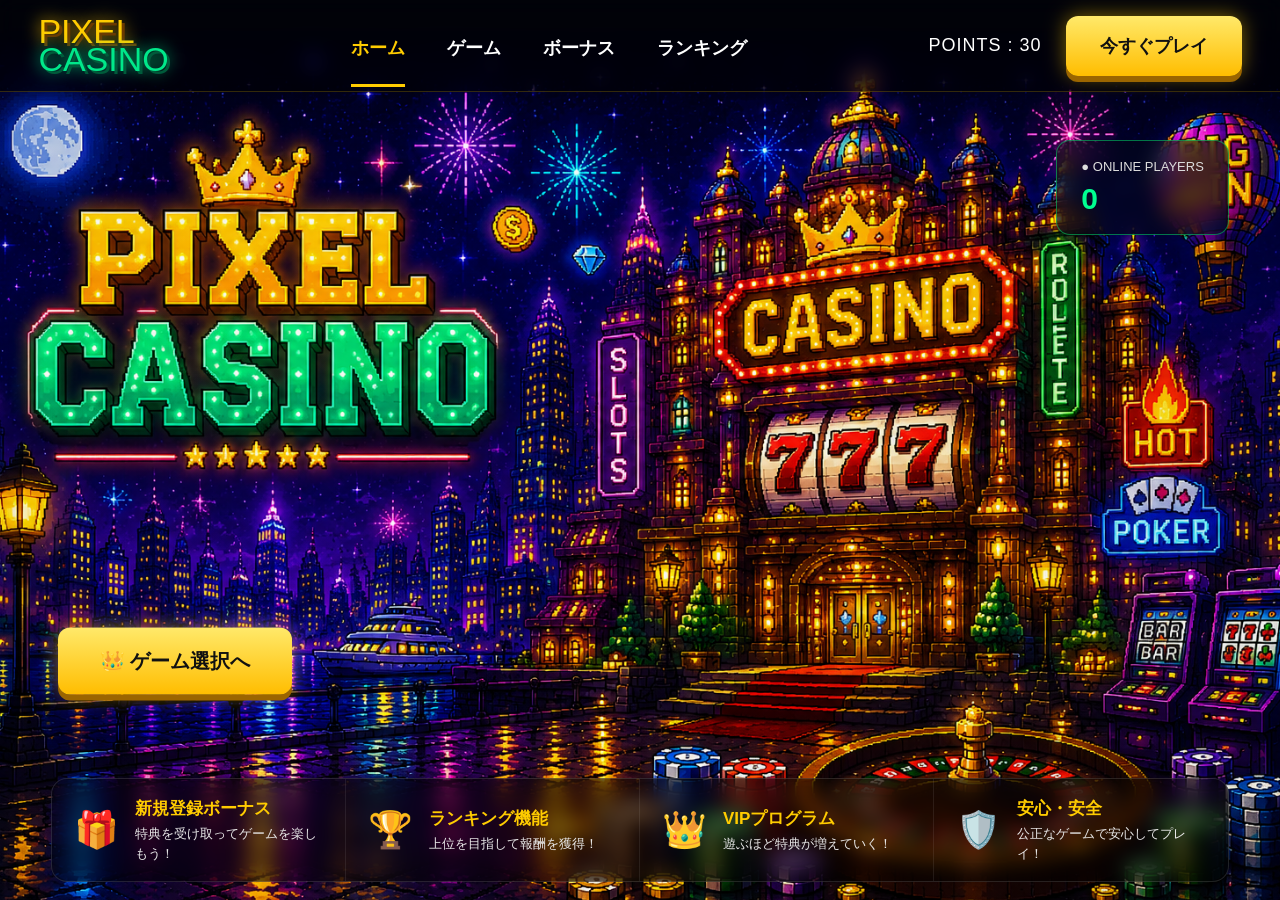
<file: index.html>
<!DOCTYPE html>
<html lang="ja">
<head>
  <meta charset="UTF-8">
  <meta name="viewport" content="width=device-width, initial-scale=1.0">
  <title>PIXEL CASINO</title>
  <link rel="stylesheet" href="style.css">
</head>

<body>

<section class="hero">

  <header class="header">

    <div class="logo">
      PIXEL
      <span>CASINO</span>
    </div>

    <nav class="nav">
      <a class="active" href="index.html">ホーム</a>
      <a href="games.html">ゲーム</a>
      <a href="bonus.html">ボーナス</a>
      <a href="ranking.html">ランキング</a>
    </nav>

    <div class="right">
      <div class="points">
        POINTS :
        <span id="points">30</span>
      </div>

      <button
        class="play-btn"
        onclick="location.href='games.html'">

        今すぐプレイ

      </button>
    </div>

  </header>

  <main class="hero-content">

    <button
      class="main-btn"
      onclick="location.href='games.html'">

      👑 ゲーム選択へ

    </button>

  </main>

  <div class="online-box">

    <p>● ONLINE PLAYERS</p>

    <strong id="onlineCount">0</strong>

  </div>

  <div class="info-bar">

    <div class="info">

      <span>🎁</span>

      <div>
        <h3>新規登録ボーナス</h3>
        <p>特典を受け取ってゲームを楽しもう！</p>
      </div>

    </div>

    <div class="info">

      <span>🏆</span>

      <div>
        <h3>ランキング機能</h3>
        <p>上位を目指して報酬を獲得！</p>
      </div>

    </div>

    <div class="info">

      <span>👑</span>

      <div>
        <h3>VIPプログラム</h3>
        <p>遊ぶほど特典が増えていく！</p>
      </div>

    </div>

    <div class="info">

      <span>🛡️</span>

      <div>
        <h3>安心・安全</h3>
        <p>公正なゲームで安心してプレイ！</p>
      </div>

    </div>

  </div>

</section>

<script src="script.js"></script>

</body>
</html>
</file>
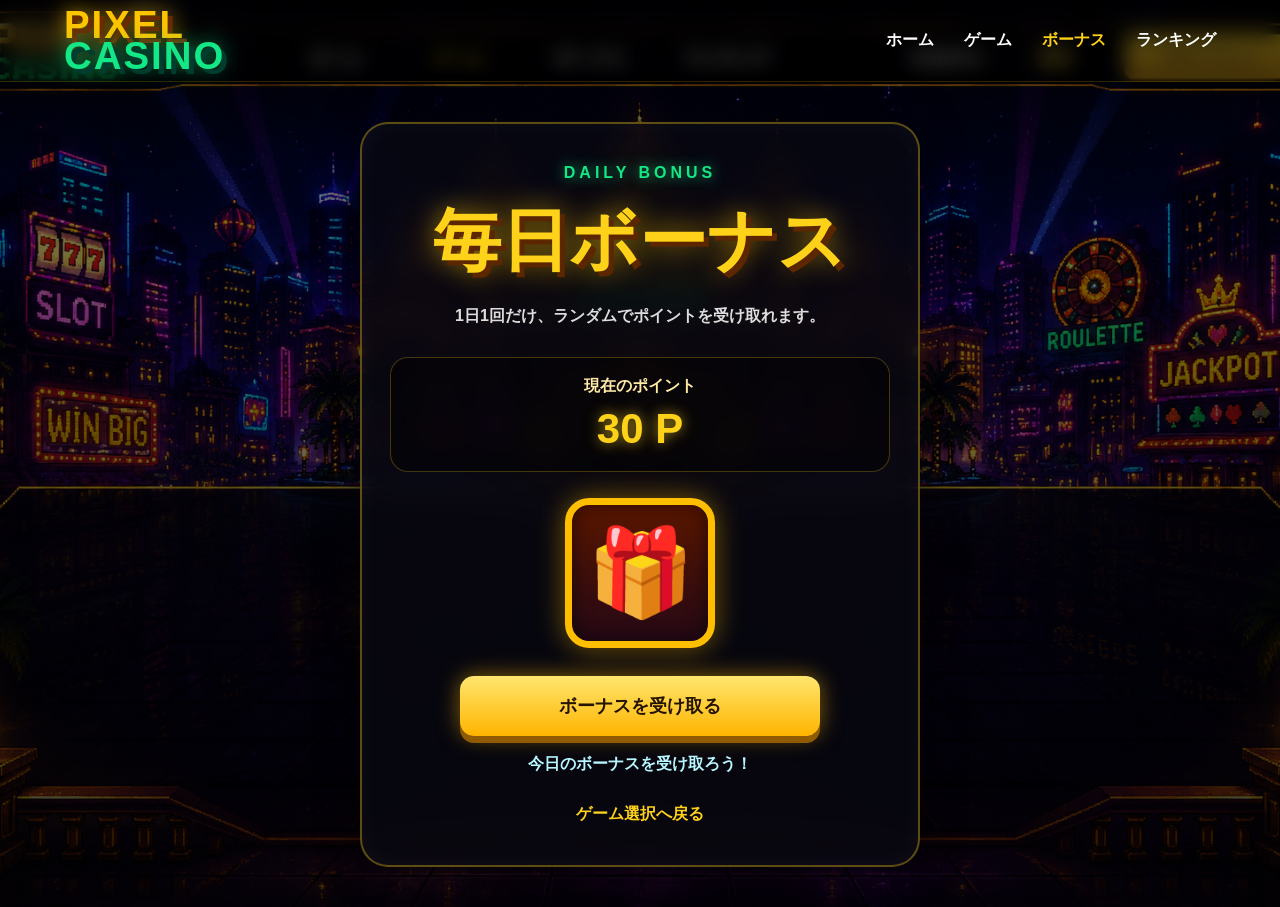
<file: bonus.html>
<!DOCTYPE html>
<html lang="ja">
<head>
  <meta charset="UTF-8">
  <meta name="viewport" content="width=device-width, initial-scale=1.0">
  <title>BONUS | PIXEL CASINO</title>
  <link rel="stylesheet" href="bonus.css">
</head>

<body>

<header>

  <a href="./index.html" class="logo">
    PIXEL
    <span>CASINO</span>
  </a>

  <nav>
    <a href="./index.html">ホーム</a>
    <a href="./games.html">ゲーム</a>
    <a href="./bonus.html" class="active">ボーナス</a>
    <a href="#">ランキング</a>
  </nav>

</header>

<main class="bonus-page">

  <section class="bonus-card">

    <p class="small-title">DAILY BONUS</p>

    <h1>毎日ボーナス</h1>

    <p class="bonus-desc">
      1日1回だけ、ランダムでポイントを受け取れます。
    </p>

    <div class="point-box">
      <p>現在のポイント</p>
      <h2><span id="points">0</span> P</h2>
    </div>

    <div class="treasure-box">
      🎁
    </div>

    <button id="bonusBtn" class="bonus-btn">
      ボーナスを受け取る
    </button>

    <p id="bonusMessage" class="bonus-message">
      今日のボーナスを受け取ろう！
    </p>

    <a href="./games.html" class="back-btn">
      ゲーム選択へ戻る
    </a>

  </section>

</main>

<script src="script.js"></script>
<script src="bonus.js"></script>

</body>
</html>
</file>
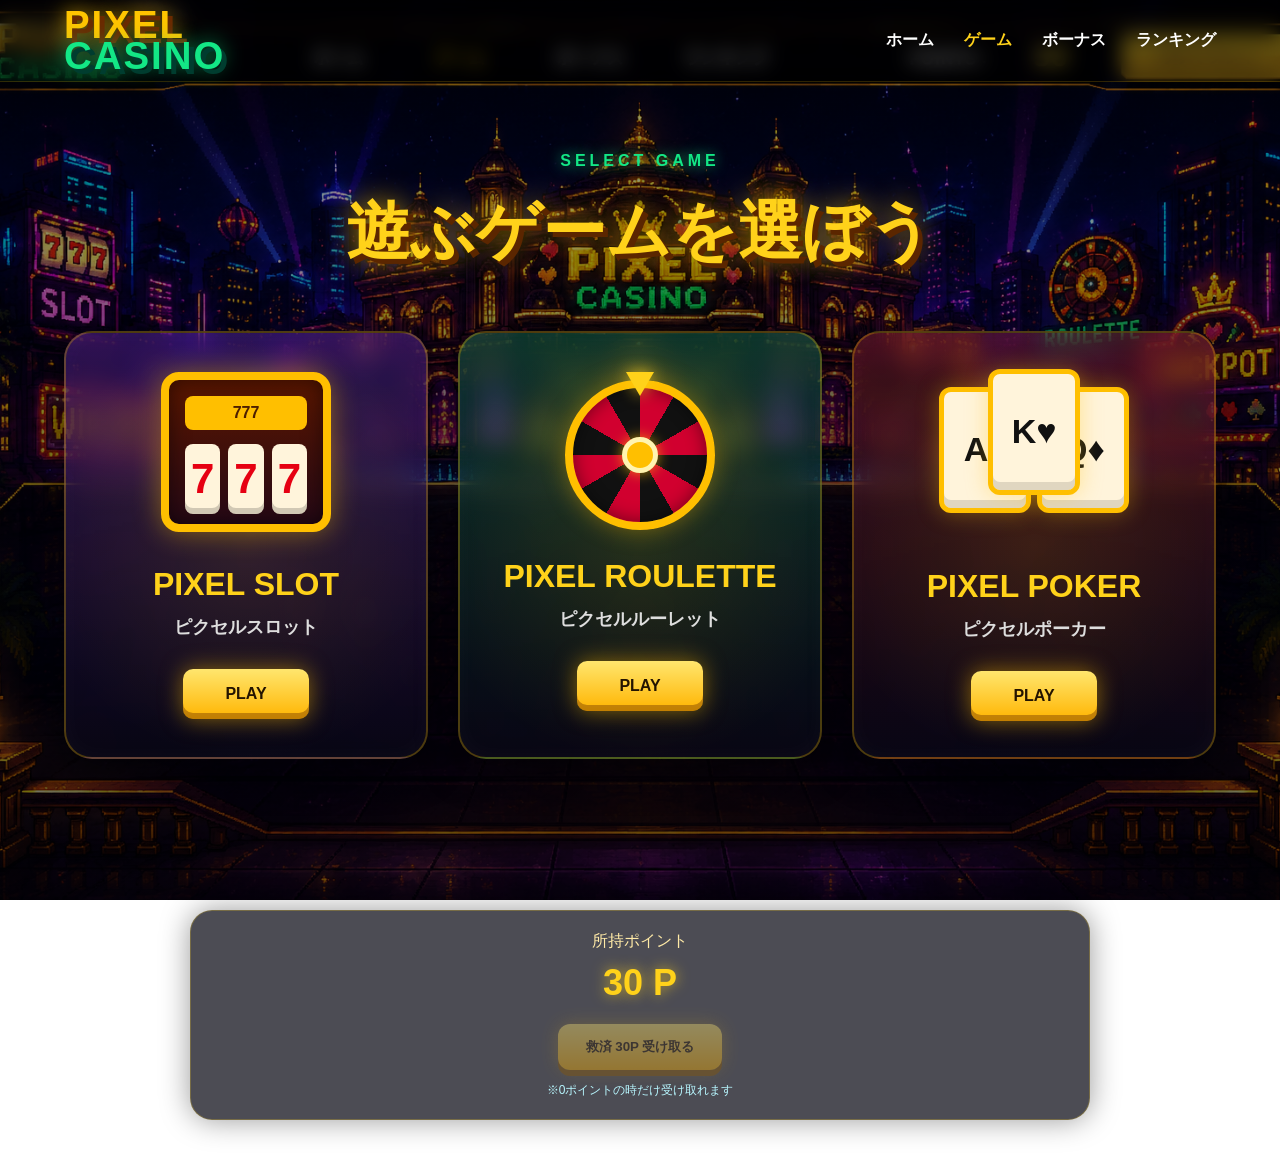
<file: games.html>
<!DOCTYPE html>
<html lang="ja">
<head>
  <meta charset="UTF-8">
  <meta name="viewport" content="width=device-width, initial-scale=1.0">
  <title>GAME SELECT | PIXEL CASINO</title>
  <link rel="stylesheet" href="games.css">
</head>

<body>

<header>

  <a href="./index.html" class="logo">
    PIXEL
    <span>CASINO</span>
  </a>

  <nav>
    <a href="./index.html">ホーム</a>
    <a href="./games.html" class="active">ゲーム</a>
    <a href="./bonus.html">ボーナス</a>
    <a href="./ranking.html">ランキング</a>
  </nav>

</header>

<main>

  <section class="select">

    <p class="small-title">SELECT GAME</p>
    <h1>遊ぶゲームを選ぼう</h1>

    <div class="game-grid">

      <!-- SLOT -->

      <a href="./games/slot.html" class="game-card slot">

        <div class="slot-machine">

          <div class="slot-label">
            777
          </div>

          <div class="slot-reels">
            <div>7</div>
            <div>7</div>
            <div>7</div>
          </div>

        </div>

        <h2>PIXEL SLOT</h2>
        <p>ピクセルスロット</p>

        <span>PLAY</span>

      </a>

      <!-- ROULETTE -->

      <a href="./games/roulette.html" class="game-card roulette">

        <div class="roulette-wheel">

          <div class="wheel-center"></div>

          <div class="pointer"></div>

        </div>

        <h2>PIXEL ROULETTE</h2>
        <p>ピクセルルーレット</p>

        <span>PLAY</span>

      </a>

      <!-- POKER -->

      <a href="./games/poker.html" class="game-card poker">

        <div class="poker-cards">

          <div class="card card-left">
            A♠
          </div>

          <div class="card card-center">
            K♥
          </div>

          <div class="card card-right">
            Q♦
          </div>

        </div>

        <h2>PIXEL POKER</h2>
        <p>ピクセルポーカー</p>

        <span>PLAY</span>

      </a>

    </div>

  </section>

  <section class="casino-wallet">

    <div class="wallet-box">
      <p>所持ポイント</p>

      <h2>
        <span id="pointDisplay">0</span> P
      </h2>
    </div>

    <button id="rescueBtn" class="rescue-btn">
      救済 30P 受け取る
    </button>

    <p id="rescueText" class="rescue-text">
      ※0ポイントの時だけ受け取れます
    </p>

  </section>

</main>

<script src="script.js"></script>
<script src="games.js"></script>

</body>
</html>
</file>
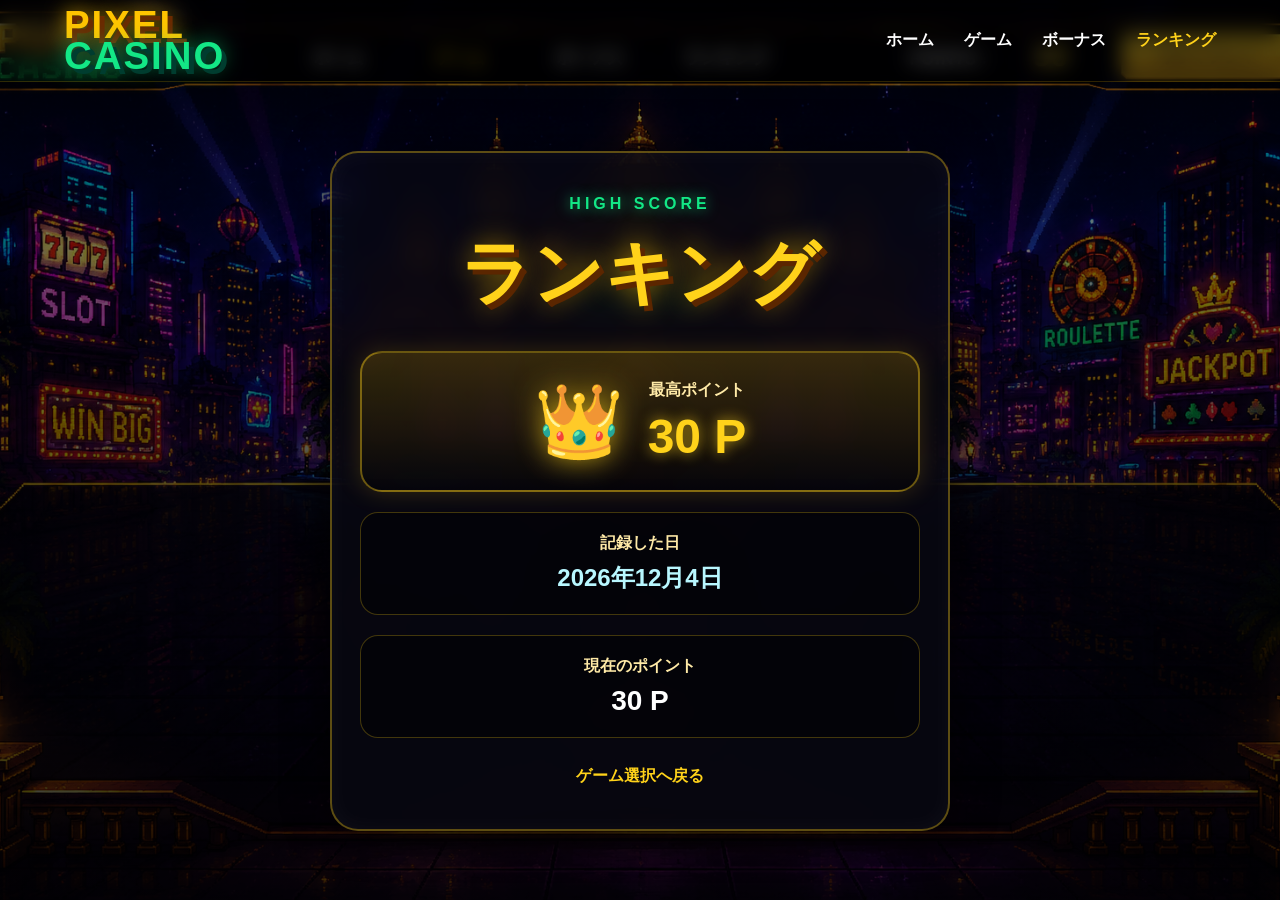
<file: ranking.html>
<!DOCTYPE html>
<html lang="ja">
<head>
  <meta charset="UTF-8">
  <meta name="viewport" content="width=device-width, initial-scale=1.0">
  <title>RANKING | PIXEL CASINO</title>
  <link rel="stylesheet" href="ranking.css">
</head>

<body>

<header>

  <a href="./index.html" class="logo">
    PIXEL
    <span>CASINO</span>
  </a>

  <nav>
    <a href="./index.html">ホーム</a>
    <a href="./games.html">ゲーム</a>
    <a href="./bonus.html">ボーナス</a>
    <a href="./ranking.html" class="active">ランキング</a>
  </nav>

</header>

<main class="ranking-page">

  <section class="ranking-card">

    <p class="small-title">HIGH SCORE</p>

    <h1>ランキング</h1>

    <div class="rank-box first">
      <div class="rank-icon">👑</div>

      <div>
        <p>最高ポイント</p>
        <h2><span id="highScore">0</span> P</h2>
      </div>
    </div>

    <div class="date-box">
      <p>記録した日</p>
      <h3 id="highScoreDate">まだ記録なし</h3>
    </div>

    <div class="now-box">
      <p>現在のポイント</p>
      <h3><span id="points">0</span> P</h3>
    </div>

    <a href="./games.html" class="back-btn">
      ゲーム選択へ戻る
    </a>

  </section>

</main>

<script src="script.js"></script>
<script src="ranking.js"></script>

</body>
</html>
</file>
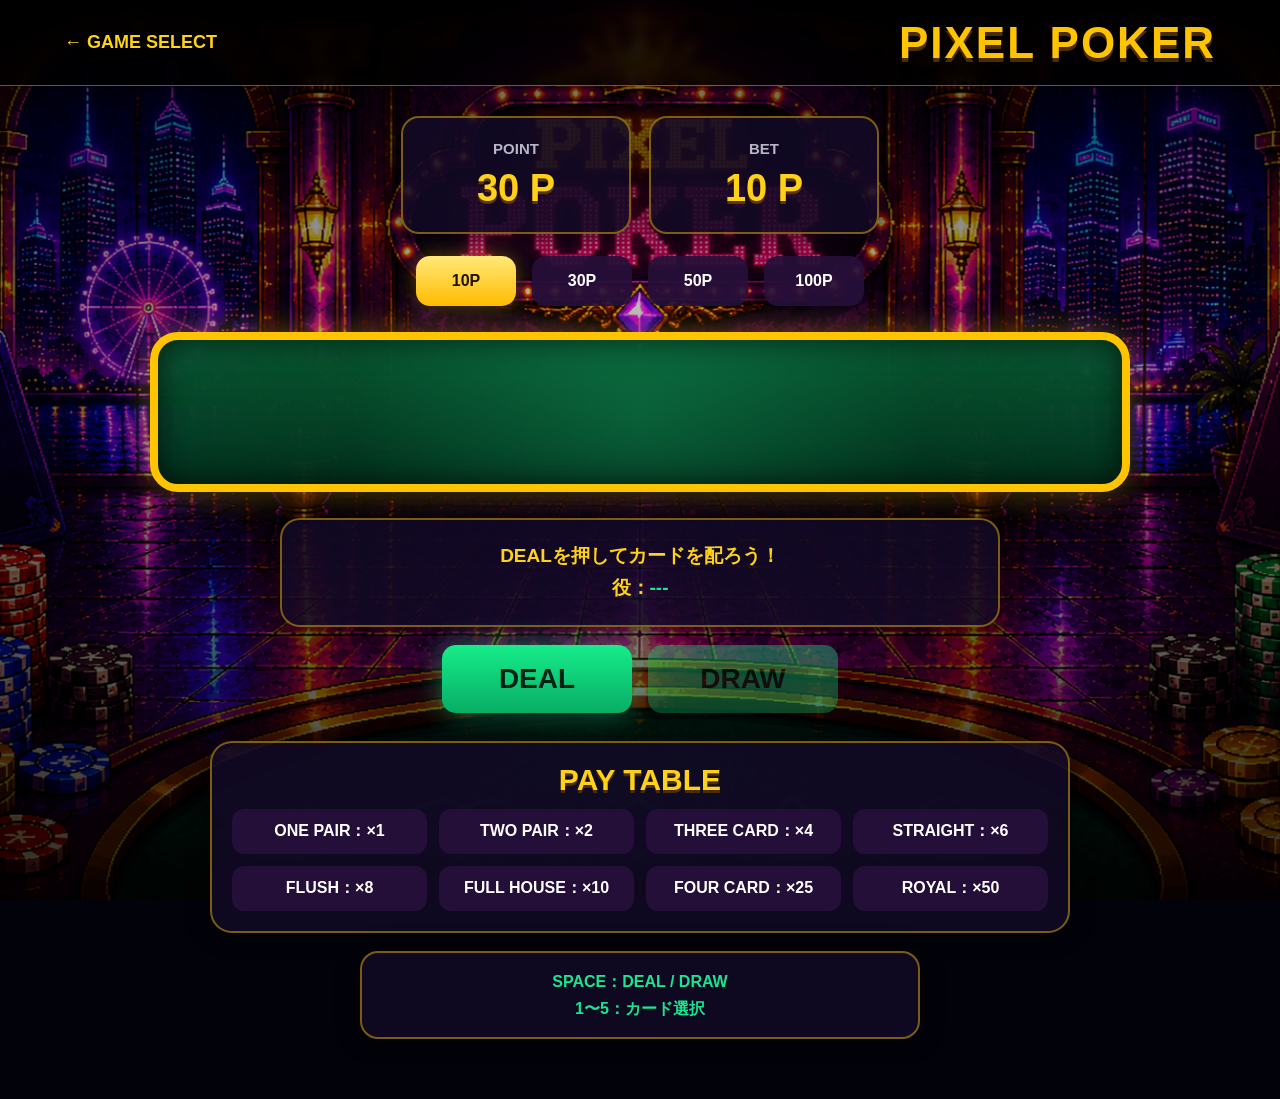
<file: games/poker.html>
<!DOCTYPE html>
<html lang="ja">
<head>
  <meta charset="UTF-8">
  <meta name="viewport" content="width=device-width, initial-scale=1.0">
  <title>PIXEL POKER | PIXEL CASINO</title>
  <link rel="stylesheet" href="poker.css">
</head>
<body>
  <div class="bg"></div>
  <div class="dark-cover"></div>

  <header>
    <a href="../games.html" class="back">← GAME SELECT</a>
    <h1>PIXEL POKER</h1>
  </header>

  <main class="poker-layout">
    <section class="top-panel">
      <div class="status-box">
        <p>POINT</p>
        <strong><span id="points">0</span> P</strong>
      </div>

      <div class="status-box">
        <p>BET</p>
        <strong><span id="betText">10</span> P</strong>
      </div>
    </section>

    <section class="bet-buttons">
      <button class="bet-btn active" data-bet="10">10P</button>
      <button class="bet-btn" data-bet="30">30P</button>
      <button class="bet-btn" data-bet="50">50P</button>
      <button class="bet-btn" data-bet="100">100P</button>
    </section>

    <section class="table">
      <div id="cards" class="cards"></div>
    </section>

    <section class="message-box">
      <p id="message">DEALを押してカードを配ろう！</p>
      <p>役：<span id="handName">---</span></p>
    </section>

    <section class="controls">
      <button id="dealBtn" class="main-btn">DEAL</button>
      <button id="drawBtn" class="main-btn" disabled>DRAW</button>
    </section>

    <section class="pay-table">
      <h2>PAY TABLE</h2>
      <div>ONE PAIR：×1</div>
      <div>TWO PAIR：×2</div>
      <div>THREE CARD：×4</div>
      <div>STRAIGHT：×6</div>
      <div>FLUSH：×8</div>
      <div>FULL HOUSE：×10</div>
      <div>FOUR CARD：×25</div>
      <div>ROYAL：×50</div>
    </section>

    <section class="help">
      <p>SPACE：DEAL / DRAW</p>
      <p>1〜5：カード選択</p>
    </section>
  </main>

  <script src="../script.js"></script>
  <script src="poker.js"></script>
</body>
</html>
</file>
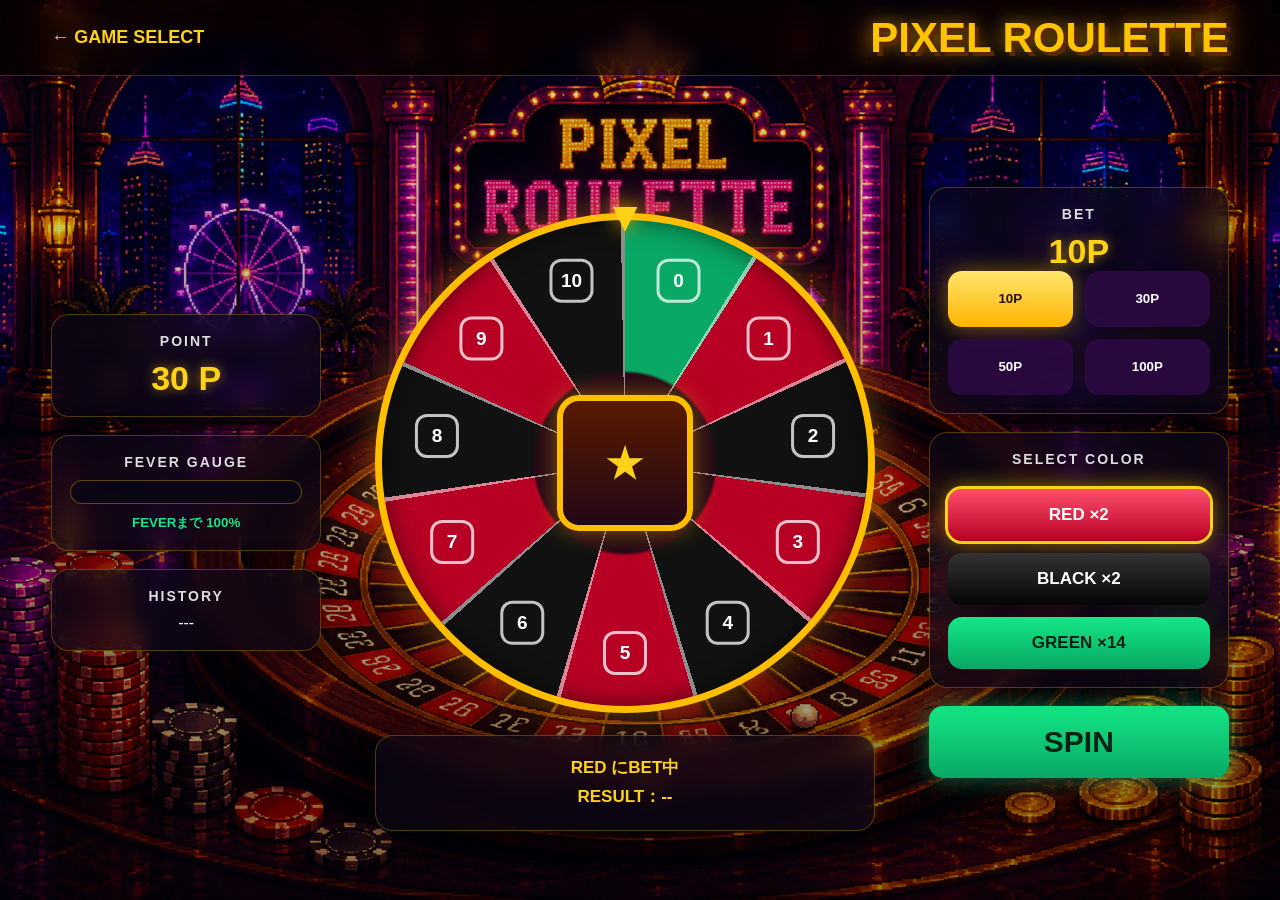
<file: games/roulette.html>
<!DOCTYPE html>
<html lang="ja">
<head>
  <meta charset="UTF-8">
  <meta name="viewport" content="width=device-width, initial-scale=1.0">
  <title>PIXEL ROULETTE</title>
  <link rel="stylesheet" href="roulette.css">
</head>

<body>

<header>
  <a href="../games.html" class="back">← GAME SELECT</a>
  <h1>PIXEL ROULETTE</h1>
</header>

<main class="layout">

  <section class="panel left-panel">
    <div class="box">
      <p class="label">POINT</p>
      <strong><span id="points">0</span> P</strong>
    </div>

    <div class="box fever-box">
      <p class="label">FEVER GAUGE</p>
      <div class="gauge">
        <div id="feverGauge"></div>
      </div>
      <small id="feverText">FEVERまで 100%</small>
    </div>

    <div class="box history-box">
      <p class="label">HISTORY</p>
      <div id="historyList" class="history">
        <span>---</span>
      </div>
    </div>
  </section>

  <section class="main-game">
    <div id="coinBurst" class="coin-burst"></div>

    <div class="roulette-frame">
      <div class="pointer">▼</div>

      <div id="wheel" class="wheel">
        <div id="numberRing" class="number-ring"></div>

        <div class="wheel-center">
          <span>★</span>
        </div>
      </div>
    </div>

    <div class="message-box">
      <p id="message">BETを選んでSPIN！</p>
      <p>RESULT：<span id="resultNumber">--</span></p>
    </div>
  </section>

  <section class="panel right-panel">
    <div class="box">
      <p class="label">BET</p>
      <h2><span id="betText">10</span>P</h2>

      <div class="bet-buttons">
        <button class="bet-btn active" data-bet="10">10P</button>
        <button class="bet-btn" data-bet="30">30P</button>
        <button class="bet-btn" data-bet="50">50P</button>
        <button class="bet-btn" data-bet="100">100P</button>
      </div>
    </div>

    <div class="box">
      <p class="label">SELECT COLOR</p>

      <button id="redBtn" class="choice red">RED ×2</button>
      <button id="blackBtn" class="choice black">BLACK ×2</button>
      <button id="greenBtn" class="choice green">GREEN ×14</button>
    </div>

    <button id="spinBtn" class="spin-btn">SPIN</button>
  </section>

</main>

<script src="../script.js"></script>
<script src="roulette.js"></script>
</body>
</html>
</file>
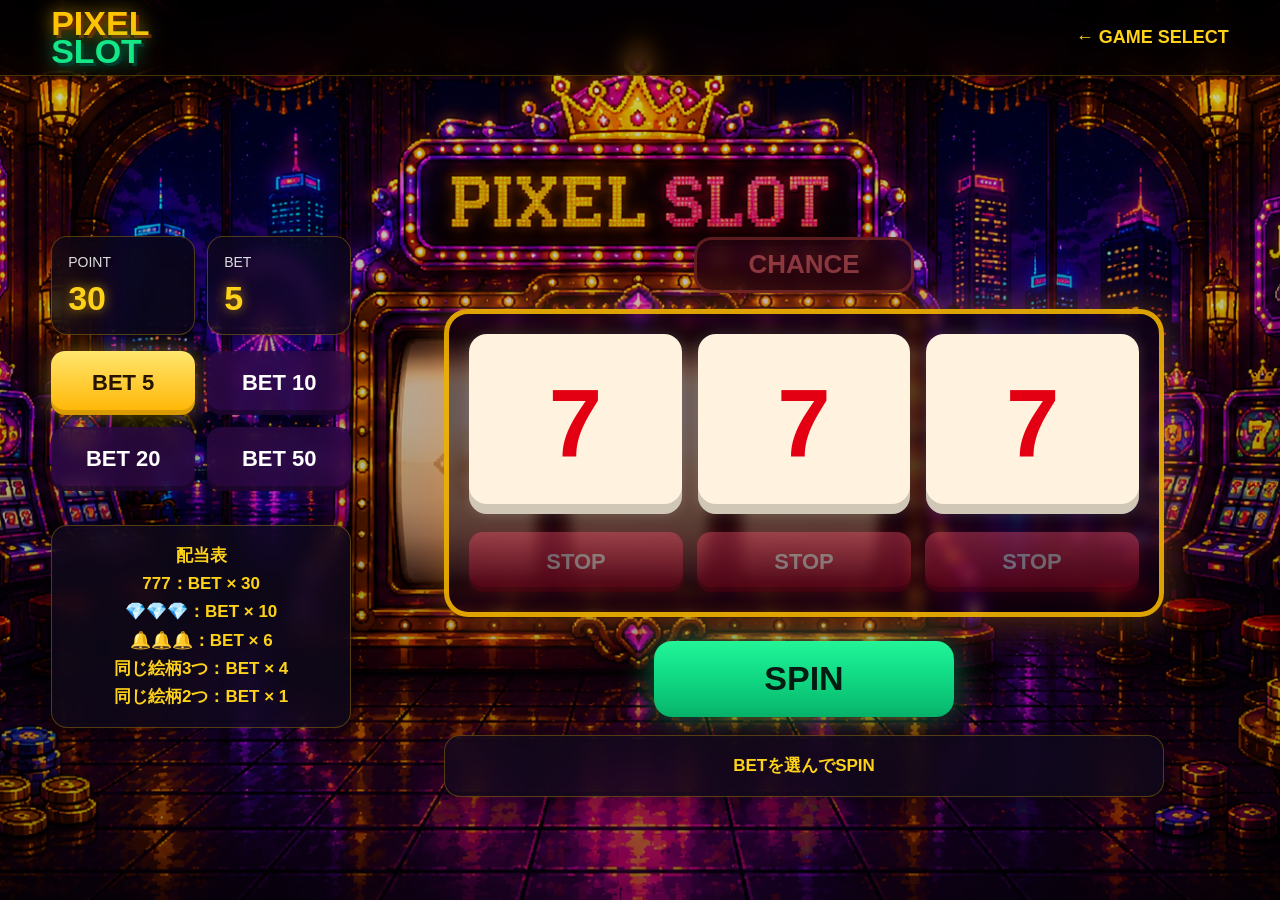
<file: games/slot.html>
<!DOCTYPE html>
<html lang="ja">
<head>
  <meta charset="UTF-8">
  <meta name="viewport" content="width=device-width, initial-scale=1.0">
  <title>PIXEL SLOT</title>
  <link rel="stylesheet" href="slot.css">
</head>

<body>
  <div class="pixel-bg"></div>

  <header>
    <div class="logo">
      PIXEL
      <span>SLOT</span>
    </div>

    <a href="../games.html" class="back-btn">
      ← GAME SELECT
    </a>
  </header>

  <main>
    <section class="slot-wrapper">

      <div class="left-panel">
        <div class="title-box">
          <p class="mini">PIXEL CASINO</p>
          <h1>PIXEL SLOT</h1>
        </div>

        <div class="info-box">
          <div class="info">
            <span>POINT</span>
            <h2 id="points">100</h2>
          </div>

          <div class="info">
            <span>BET</span>
            <h2 id="betText">10</h2>
          </div>
        </div>

        <div class="bet-buttons">
          <button class="bet-btn active" data-bet="5">BET 5</button>
          <button class="bet-btn" data-bet="10">BET 10</button>
          <button class="bet-btn" data-bet="20">BET 20</button>
          <button class="bet-btn" data-bet="50">BET 50</button>
        </div>

        <div class="message-box">
          <b>配当表</b><br>
          777：BET × 30<br>
          💎💎💎：BET × 10<br>
          🔔🔔🔔：BET × 6<br>
          同じ絵柄3つ：BET × 4<br>
          同じ絵柄2つ：BET × 1
        </div>
      </div>

      <div class="machine-area">

        <div class="chance-lamp" id="lamp">
          CHANCE
        </div>

        <div class="slot-machine">
          <div class="reel-window">
            <div class="reel" id="reel0"><span>7</span></div>
            <div class="reel" id="reel1"><span>7</span></div>
            <div class="reel" id="reel2"><span>7</span></div>
          </div>

          <div class="stop-buttons">
            <button class="stop-btn" id="stop0" disabled>STOP</button>
            <button class="stop-btn" id="stop1" disabled>STOP</button>
            <button class="stop-btn" id="stop2" disabled>STOP</button>
          </div>
        </div>

        <button class="spin-btn" id="spinBtn">
          SPIN
        </button>

        <div class="message-box" id="message">
          BETを選んでSPIN
        </div>

      </div>

    </section>
  </main>

  <script src="../script.js"></script>
  <script src="slot.js"></script>
</body>
</html>
</file>
<file: style.css>
*{
  margin:0;
  padding:0;
  box-sizing:border-box;
}

body{
  font-family:"Arial Black","Yu Gothic",sans-serif;
  background:#030513;
  color:white;
  overflow-x:hidden;
}

/* ===== 背景 ===== */

.hero{
  min-height:100vh;
  position:relative;

  background:
    linear-gradient(
      90deg,
      rgba(0,0,0,.03),
      rgba(0,0,0,.01),
      rgba(0,0,0,.04)
    ),
    url("pixel-casino-bg.png");

  background-repeat:no-repeat;
  background-size:cover;

  /* 少し上へ調整 */
  background-position:center 40px;

  overflow:hidden;
}

/* ===== ヘッダー ===== */

.header{
  height:92px;

  padding:0 3%;

  display:flex;
  align-items:center;
  justify-content:space-between;

  background:rgba(0,0,0,.55);

  backdrop-filter:blur(10px);

  border-bottom:1px solid rgba(255,204,0,.2);

  position:relative;
  z-index:20;
}

.logo{
  font-size:34px;
  line-height:.8;

  color:#ffcc00;

  text-shadow:
    3px 3px 0 #6b3a00,
    0 0 16px #ffcc00;
}

.logo span{
  display:block;

  color:#00e88a;

  text-shadow:
    3px 3px 0 #005b3b,
    0 0 16px #00ff99;
}

.nav{
  display:flex;
  gap:42px;

  font-size:18px;
  font-weight:900;
}

.nav a{
  color:white;
  text-decoration:none;

  padding:32px 0 24px;

  transition:.2s;
}

.nav a.active,
.nav a:hover{
  color:#ffcc00;
  border-bottom:3px solid #ffcc00;
}

.right{
  display:flex;
  align-items:center;
  gap:24px;
}

.points{
  font-size:18px;
  letter-spacing:1px;
}

/* ===== ボタン ===== */

.play-btn,
.main-btn{
  border:none;

  background:linear-gradient(#ffe96a,#ffbd00);

  color:#111;

  font-weight:900;

  border-radius:12px;

  cursor:pointer;

  transition:.15s;

  box-shadow:
    0 6px 0 #9b6500,
    0 0 20px rgba(255,204,0,.5);
}

.play-btn{
  padding:18px 34px;
  font-size:18px;
}

.main-btn{
  margin-top:26px;

  padding:20px 42px;

  font-size:20px;
}

.play-btn:hover,
.main-btn:hover{
  transform:translateY(-2px);
}

.play-btn:active,
.main-btn:active{
  transform:translateY(3px);

  box-shadow:
    0 2px 0 #9b6500,
    0 0 12px rgba(255,204,0,.5);
}

/* ===== 左テキスト ===== */

.hero-content{
  position:absolute;

  left:4.5%;
  top:72%;

  transform:translateY(-50%);

  z-index:10;

  max-width:520px;
}

.catch{
  font-size:28px;
  line-height:1.25;

  color:#ffcc00;

  font-weight:900;

  text-shadow:
    0 0 12px rgba(255,204,0,.8);
}

/* 説明文削除 */

.desc{
  display:none;
}

/* ===== ONLINE ===== */

.online-box{
  position:absolute;

  right:4%;
  top:140px;

  z-index:10;

  padding:18px 24px;

  background:rgba(5,8,20,.55);

  border:1px solid rgba(0,255,120,.45);

  border-radius:14px;

  backdrop-filter:blur(10px);
}

.online-box p{
  font-size:13px;
  color:#ddd;
}

.online-box strong{
  display:block;

  margin-top:8px;

  font-size:30px;

  color:#00ff91;
}

/* ===== 下バー ===== */

.info-bar{
  position:absolute;

  left:4%;
  right:4%;
  bottom:18px;

  z-index:12;

  display:grid;
  grid-template-columns:repeat(4,1fr);

  background:rgba(0,0,0,.45);

  backdrop-filter:blur(10px);

  border:1px solid rgba(255,255,255,.12);

  border-radius:16px;

  overflow:hidden;
}

.info{
  padding:18px 22px;

  display:flex;
  align-items:center;
  gap:16px;

  border-right:1px solid rgba(255,255,255,.08);
}

.info:last-child{
  border-right:none;
}

.info span{
  font-size:36px;
}

.info h3{
  color:#ffcc00;

  font-size:17px;

  margin-bottom:4px;
}

.info p{
  font-size:13px;

  line-height:1.5;

  color:#e8e8e8;
}

/* ===== スマホ ===== */

@media(max-width:900px){

  .hero{
    background-position:62% 25px;
  }

  .header{
    height:auto;

    padding:12px;

    flex-wrap:wrap;

    gap:12px;
  }

  .logo{
    font-size:24px;
  }

  .nav{
    width:100%;

    order:3;

    justify-content:center;

    gap:18px;

    font-size:13px;
  }

  .nav a{
    padding:8px 0;
  }

  .right{
    gap:10px;
  }

  .points{
    font-size:13px;
  }

  .play-btn{
    padding:10px 14px;
    font-size:13px;
  }

  .hero-content{
    position:relative;

    left:auto;
    top:auto;

    transform:none;

    padding:480px 18px 0;

    max-width:none;
  }

  .catch{
    font-size:22px;
  }

  .main-btn{
    width:100%;

    padding:16px;

    font-size:16px;
  }

  .online-box{
    display:none;
  }

  .info-bar{
    position:relative;

    left:auto;
    right:auto;

    width:92%;

    margin:26px auto;

    grid-template-columns:1fr;
  }

  .info{
    border-right:none;

    border-bottom:1px solid rgba(255,255,255,.08);
  }

  .info:last-child{
    border-bottom:none;
  }
}
/* ===== 背景の光 ===== */

.hero::before{
  content:"";

  position:absolute;
  inset:0;

  background:
    radial-gradient(circle at 20% 30%, rgba(255,255,255,.16) 0 2px, transparent 3px),
    radial-gradient(circle at 70% 20%, rgba(0,255,180,.18) 0 3px, transparent 4px),
    radial-gradient(circle at 85% 60%, rgba(255,200,0,.18) 0 2px, transparent 4px),
    radial-gradient(circle at 40% 80%, rgba(255,255,255,.12) 0 2px, transparent 4px);

  animation:sparkle 8s linear infinite;

  opacity:.7;

  pointer-events:none;
}

/* ===== ネオン点滅 ===== */

.logo,
.logo span{
  animation:neonGlow 3s ease-in-out infinite alternate;
}

.online-box strong{
  animation:onlineGlow 2s ease-in-out infinite alternate;
}

/* ===== ボタン浮遊 ===== */

.main-btn{
  animation:floatBtn 3s ease-in-out infinite;
}

/* ===== アニメ ===== */

@keyframes sparkle{

  0%{
    transform:translateY(0px);
  }

  100%{
    transform:translateY(-25px);
  }

}

@keyframes neonGlow{

  0%{
    filter:brightness(1);
  }

  100%{
    filter:brightness(1.25);
  }

}

@keyframes onlineGlow{

  0%{
    text-shadow:0 0 8px #00ff91;
  }

  100%{
    text-shadow:
      0 0 10px #00ff91,
      0 0 24px #00ff91;
  }

}

@keyframes floatBtn{

  0%{
    transform:translateY(0px);
  }

  50%{
    transform:translateY(-6px);
  }

  100%{
    transform:translateY(0px);
  }

}
</file>
<file: bonus.css>
*{
  margin:0;
  padding:0;
  box-sizing:border-box;
}

body{
  min-height:100vh;
  font-family:Arial,"Hiragino Kaku Gothic ProN",Meiryo,sans-serif;
  background:
    linear-gradient(rgba(0,0,0,.45),rgba(0,0,0,.75)),
    url("games-bg.png");
  background-size:cover;
  background-position:center;
  color:white;
}

/* ===== HEADER ===== */

header{
  height:82px;
  display:flex;
  align-items:center;
  justify-content:space-between;
  padding:0 5vw;
  background:rgba(0,0,0,.38);
  backdrop-filter:blur(10px);
  border-bottom:1px solid rgba(255,196,0,.18);
}

.logo{
  text-decoration:none;
  font-size:clamp(28px,3vw,46px);
  font-weight:900;
  line-height:.8;
  color:#ffc400;
  letter-spacing:2px;
  text-shadow:
    5px 5px 0 #6a2a00,
    0 0 20px rgba(255,196,0,.85);
}

.logo span{
  display:block;
  color:#13e786;
  text-shadow:
    5px 5px 0 #003d2f,
    0 0 20px rgba(19,231,134,.75);
}

nav{
  display:flex;
  gap:30px;
  font-weight:900;
}

nav a{
  color:white;
  text-decoration:none;
  transition:.2s;
}

nav a.active,
nav a:hover{
  color:#ffd21a;
}

/* ===== BONUS ===== */

.bonus-page{
  min-height:calc(100vh - 82px);
  display:flex;
  align-items:center;
  justify-content:center;
  padding:40px 18px;
}

.bonus-card{
  width:min(560px,94vw);
  text-align:center;
  padding:40px 28px;
  border-radius:28px;
  background:rgba(8,8,18,.76);
  backdrop-filter:blur(14px);
  border:2px solid rgba(255,210,26,.35);
  box-shadow:
    0 0 40px rgba(0,0,0,.55),
    inset 0 0 24px rgba(255,255,255,.04);
}

.small-title{
  color:#13e786;
  font-weight:900;
  letter-spacing:4px;
  margin-bottom:14px;
  text-shadow:0 0 14px rgba(19,231,134,.8);
}

.bonus-card h1{
  font-size:clamp(38px,6vw,68px);
  color:#ffd21a;
  margin-bottom:16px;
  text-shadow:
    5px 5px 0 #5b2600,
    0 0 28px rgba(255,196,0,.75);
}

.bonus-desc{
  color:#ddd;
  font-weight:900;
  line-height:1.6;
  margin-bottom:28px;
}

.point-box{
  margin:0 auto 26px;
  padding:18px;
  border-radius:18px;
  background:rgba(0,0,0,.42);
  border:1px solid rgba(255,210,26,.25);
}

.point-box p{
  color:#ffeaa7;
  font-weight:900;
}

.point-box h2{
  margin-top:8px;
  color:#ffd21a;
  font-size:42px;
  text-shadow:0 0 14px rgba(255,210,26,.7);
}

.treasure-box{
  width:150px;
  height:150px;
  margin:0 auto 28px;
  display:flex;
  align-items:center;
  justify-content:center;
  font-size:86px;
  border-radius:24px;
  background:linear-gradient(180deg,#5a1600,#250815);
  border:7px solid #ffbf00;
  box-shadow:
    0 0 28px rgba(255,191,0,.45),
    inset 0 0 20px rgba(0,0,0,.5);
  animation:floatBox 2.2s ease-in-out infinite;
}

.bonus-btn{
  width:min(360px,100%);
  padding:18px 24px;
  border:none;
  border-radius:14px;
  background:linear-gradient(#ffe66e,#ffb400);
  color:#241400;
  font-size:18px;
  font-weight:900;
  cursor:pointer;
  box-shadow:
    0 7px 0 #8f5a00,
    0 0 22px rgba(255,190,0,.5);
}

.bonus-btn:active{
  transform:translateY(5px);
  box-shadow:
    0 2px 0 #8f5a00,
    0 0 14px rgba(255,190,0,.45);
}

.bonus-btn:disabled{
  opacity:.45;
  cursor:not-allowed;
  transform:none;
  box-shadow:none;
}

.bonus-message{
  min-height:24px;
  margin-top:18px;
  color:#b8f7ff;
  font-weight:900;
}

.back-btn{
  display:inline-block;
  margin-top:26px;
  color:#ffd21a;
  font-weight:900;
  text-decoration:none;
}

.back-btn:hover{
  text-decoration:underline;
}

@keyframes floatBox{
  0%{
    transform:translateY(0);
  }

  50%{
    transform:translateY(-8px);
  }

  100%{
    transform:translateY(0);
  }
}

/* ===== MOBILE ===== */

@media(max-width:760px){

  header{
    height:auto;
    flex-direction:column;
    gap:16px;
    padding:18px;
  }

  .logo{
    text-align:center;
  }

  nav{
    flex-wrap:wrap;
    justify-content:center;
    gap:10px;
    width:100%;
  }

  nav a{
    font-size:14px;
    padding:8px 12px;
    background:rgba(255,255,255,.08);
    border:1px solid rgba(255,196,0,.35);
    border-radius:999px;
  }

  .bonus-card{
    padding:32px 20px;
  }

  .treasure-box{
    width:128px;
    height:128px;
    font-size:72px;
  }

}
</file>
<file: games.css>
*{
  box-sizing:border-box;
  margin:0;
  padding:0;
}

body{
  font-family:Arial,"Hiragino Kaku Gothic ProN",Meiryo,sans-serif;

  background:
    linear-gradient(
      rgba(0,0,0,.38),
      rgba(0,0,0,.58)
    ),
    url("games-bg.png");

  background-size:cover;
  background-position:center;
  background-attachment:fixed;

  color:white;
  overflow-x:hidden;
}

/* ===== HEADER ===== */

header{
  height:82px;

  display:flex;
  align-items:center;
  justify-content:space-between;

  padding:0 5vw;

  background:rgba(0,0,0,.38);

  backdrop-filter:blur(10px);

  border-bottom:1px solid rgba(255,196,0,.18);
}

.logo{
  text-decoration:none;

  font-size:clamp(28px,3vw,46px);
  font-weight:900;
  line-height:.8;

  color:#ffc400;
  letter-spacing:2px;

  text-shadow:
    5px 5px 0 #6a2a00,
    0 0 20px rgba(255,196,0,.85);

  transition:.2s;
}

.logo:hover{
  transform:scale(1.03);
}

.logo span{
  display:block;

  color:#13e786;

  text-shadow:
    5px 5px 0 #003d2f,
    0 0 20px rgba(19,231,134,.75);
}

nav{
  display:flex;
  gap:30px;
  font-weight:900;
}

nav a{
  color:white;
  text-decoration:none;
  transition:.2s;
}

nav a.active,
nav a:hover{
  color:#ffd21a;
}

/* ===== MAIN ===== */

.select{
  min-height:calc(100vh - 82px);
  padding:70px 5vw 30px;
}

.small-title{
  text-align:center;

  color:#13e786;

  font-weight:900;
  letter-spacing:4px;

  margin-bottom:18px;

  text-shadow:0 0 14px rgba(19,231,134,.8);
}

.select h1{
  text-align:center;

  font-size:clamp(40px,5vw,76px);

  color:#ffd21a;

  text-shadow:
    5px 5px 0 #5b2600,
    0 0 28px rgba(255,196,0,.75);

  margin-bottom:56px;
}

/* ===== GAME CARD ===== */

.game-grid{
  display:grid;
  grid-template-columns:repeat(3,1fr);
  gap:30px;
}

.game-card{
  min-height:410px;

  position:relative;
  overflow:hidden;

  border-radius:28px;

  padding:36px 28px;

  text-decoration:none;
  color:white;

  background:rgba(10,8,24,.72);

  backdrop-filter:blur(12px);

  border:2px solid rgba(255,196,0,.28);

  box-shadow:
    0 12px 40px rgba(0,0,0,.45),
    inset 0 0 24px rgba(255,255,255,.03);

  display:flex;
  flex-direction:column;
  align-items:center;
  justify-content:center;

  transition:.25s;

  animation:floatCard 4s ease-in-out infinite;
}

.game-card::before{
  content:"";

  position:absolute;
  inset:-80px;

  background:
    radial-gradient(
      circle,
      rgba(255,196,0,.18),
      transparent 55%
    );

  opacity:.65;
}

.game-card:hover{
  transform:translateY(-12px) scale(1.02);

  border-color:#ffd21a;

  box-shadow:
    0 0 38px rgba(255,196,0,.32),
    0 20px 50px rgba(0,0,0,.55);
}

.game-card h2{
  position:relative;
  z-index:2;

  font-size:32px;

  color:#ffd21a;

  text-align:center;

  margin-bottom:12px;
}

.game-card p{
  position:relative;
  z-index:2;

  color:#ddd;

  font-size:18px;
  font-weight:900;

  margin-bottom:30px;
}

.game-card span{
  position:relative;
  z-index:2;

  background:linear-gradient(#ffe66e,#ffb400);

  color:#241400;

  font-weight:900;

  padding:16px 42px;

  border-radius:10px;

  box-shadow:
    inset 0 -6px 0 rgba(120,60,0,.45),
    0 0 22px rgba(255,190,0,.5);
}

/* ===== SLOT ===== */

.slot-machine{
  position:relative;
  z-index:2;

  width:170px;
  height:160px;

  margin-bottom:34px;

  background:linear-gradient(180deg,#5a1600,#250815);

  border:8px solid #ffbf00;

  border-radius:18px;

  padding:16px;

  box-shadow:
    0 0 28px rgba(255,191,0,.45),
    inset 0 0 20px rgba(0,0,0,.5);
}

.slot-label{
  height:34px;

  background:#ffbf00;

  color:#4d1e00;

  border-radius:8px;

  display:flex;
  align-items:center;
  justify-content:center;

  font-weight:900;

  margin-bottom:14px;
}

.slot-reels{
  display:grid;
  grid-template-columns:repeat(3,1fr);

  gap:8px;
}

.slot-reels div{
  height:70px;

  background:#fff4db;

  color:#e60012;

  border-radius:8px;

  display:flex;
  align-items:center;
  justify-content:center;

  font-size:42px;
  font-weight:900;

  box-shadow:inset 0 -6px 0 rgba(0,0,0,.18);

  animation:reelSpin .35s linear infinite;
}

.slot-reels div:nth-child(2){
  animation-delay:.08s;
}

.slot-reels div:nth-child(3){
  animation-delay:.16s;
}

@keyframes reelSpin{

  0%{
    transform:translateY(-18px);
    filter:blur(1px);
  }

  50%{
    transform:translateY(18px);
    filter:blur(2px);
  }

  100%{
    transform:translateY(-18px);
    filter:blur(1px);
  }

}

/* ===== ROULETTE ===== */

.roulette-wheel{
  position:relative;
  z-index:2;

  width:150px;
  height:150px;

  margin-bottom:28px;

  border-radius:50%;

  background:
    conic-gradient(
      #d1002f 0deg 30deg,
      #111 30deg 60deg,
      #d1002f 60deg 90deg,
      #111 90deg 120deg,
      #d1002f 120deg 150deg,
      #111 150deg 180deg,
      #d1002f 180deg 210deg,
      #111 210deg 240deg,
      #d1002f 240deg 270deg,
      #111 270deg 300deg,
      #d1002f 300deg 330deg,
      #111 330deg 360deg
    );

  border:8px solid #ffbf00;

  box-shadow:
    0 0 25px rgba(255,191,0,.4),
    inset 0 0 18px rgba(0,0,0,.45);

  animation:spinWheel 8s linear infinite;
}

.wheel-center{
  position:absolute;

  left:50%;
  top:50%;

  transform:translate(-50%,-50%);

  width:36px;
  height:36px;

  border-radius:50%;

  background:#ffbf00;

  border:5px solid #fff4b0;

  box-shadow:0 0 14px rgba(255,191,0,.7);
}

.pointer{
  position:absolute;

  left:50%;
  top:-16px;

  transform:translateX(-50%);

  width:0;
  height:0;

  border-left:14px solid transparent;
  border-right:14px solid transparent;
  border-top:24px solid #ffd21a;

  filter:drop-shadow(0 0 8px rgba(255,210,26,.8));
}

@keyframes spinWheel{

  from{
    transform:rotate(0deg);
  }

  to{
    transform:rotate(360deg);
  }

}

/* ===== POKER ===== */

.poker-cards{
  position:relative;
  z-index:2;

  width:190px;
  height:165px;

  margin-bottom:34px;

  perspective:800px;
}

.card{
  position:absolute;

  top:18px;

  width:92px;
  height:126px;

  background:#fff4db;

  border:5px solid #ffbf00;

  border-radius:12px;

  color:#111;

  display:flex;
  align-items:center;
  justify-content:center;

  font-size:34px;
  font-weight:900;

  box-shadow:
    0 0 22px rgba(255,191,0,.35),
    inset 0 -8px 0 rgba(0,0,0,.12);

  transform-style:preserve-3d;

  backface-visibility:hidden;
}

.card-left{
  left:0;

  animation:flipLeft 3s ease-in-out infinite;
}

.card-center{
  left:49px;
  top:0;

  z-index:3;

  animation:flipCenter 3s ease-in-out infinite;

  animation-delay:.35s;
}

.card-right{
  right:0;

  animation:flipRight 3s ease-in-out infinite;

  animation-delay:.7s;
}

@keyframes flipLeft{

  0%,100%{
    transform:rotate(-18deg) rotateY(0deg);
  }

  50%{
    transform:rotate(-18deg) rotateY(180deg);
  }

}

@keyframes flipCenter{

  0%,100%{
    transform:rotateY(0deg);
  }

  50%{
    transform:rotateY(180deg);
  }

}

@keyframes flipRight{

  0%,100%{
    transform:rotate(18deg) rotateY(0deg);
  }

  50%{
    transform:rotate(18deg) rotateY(180deg);
  }

}

/* ===== CARD COLORS ===== */

.slot{
  background:
    linear-gradient(
      180deg,
      rgba(132,54,255,.28),
      rgba(10,8,24,.72)
    );
}

.roulette{
  background:
    linear-gradient(
      180deg,
      rgba(0,220,160,.22),
      rgba(10,8,24,.72)
    );
}

.poker{
  background:
    linear-gradient(
      180deg,
      rgba(255,50,80,.22),
      rgba(10,8,24,.72)
    );
}

/* ===== FLOAT ===== */

@keyframes floatCard{

  0%{
    transform:translateY(0px);
  }

  50%{
    transform:translateY(-8px);
  }

  100%{
    transform:translateY(0px);
  }

}

/* ===== WALLET ===== */

.casino-wallet{
  width:min(900px,92%);

  margin:10px auto 40px;

  padding:20px;

  border-radius:22px;

  background:rgba(8,8,18,.72);

  backdrop-filter:blur(14px);

  border:1px solid rgba(255,210,26,.24);

  box-shadow:
    0 0 30px rgba(0,0,0,.4);

  text-align:center;
}

.wallet-box p{
  margin:0;
  color:#ffeaa7;
}

.wallet-box h2{
  margin:10px 0 20px;

  color:#ffd21a;

  font-size:36px;

  text-shadow:
    0 0 14px rgba(255,210,26,.7);
}

.rescue-btn{
  padding:14px 28px;

  border:none;

  border-radius:12px;

  background:linear-gradient(#ffe66e,#ffb400);

  color:#241400;

  font-weight:900;

  cursor:pointer;

  box-shadow:
    0 6px 0 #8f5a00,
    0 0 18px rgba(255,190,0,.45);
}

.rescue-btn:disabled{
  opacity:.4;
  cursor:not-allowed;
}

.rescue-text{
  margin-top:12px;

  color:#b8f7ff;

  font-size:12px;
}

/* ===== MOBILE ===== */

@media(max-width:1000px){

  .game-grid{
    grid-template-columns:1fr;
  }

  .game-card{
    min-height:300px;
  }

}

@media(max-width:760px){

  body{
    background-position:center top;
    background-attachment:scroll;
  }

  header{
    height:auto;

    flex-direction:column;

    gap:16px;

    padding:18px;
  }

  .logo{
    text-align:center;
  }

  nav{
    display:flex;
    flex-wrap:wrap;
    justify-content:center;

    gap:10px;

    width:100%;
  }

  nav a{
    font-size:14px;

    padding:8px 12px;

    background:rgba(255,255,255,.08);

    border:1px solid rgba(255,196,0,.35);

    border-radius:999px;
  }

  .select{
    min-height:auto;

    padding:40px 18px 20px;
  }

  .select h1{
    margin-bottom:35px;
  }

  .game-grid{
    grid-template-columns:1fr;

    gap:22px;
  }

  .game-card{
    min-height:310px;

    padding:28px 20px;
  }

  .casino-wallet{
    margin:10px auto 30px;
  }

}
</file>
<file: ranking.css>
*{
  margin:0;
  padding:0;
  box-sizing:border-box;
}

body{
  min-height:100vh;
  font-family:Arial,"Hiragino Kaku Gothic ProN",Meiryo,sans-serif;
  background:
    linear-gradient(rgba(0,0,0,.45),rgba(0,0,0,.78)),
    url("games-bg.png");
  background-size:cover;
  background-position:center;
  color:white;
}

/* ===== HEADER ===== */

header{
  height:82px;
  display:flex;
  align-items:center;
  justify-content:space-between;
  padding:0 5vw;
  background:rgba(0,0,0,.38);
  backdrop-filter:blur(10px);
  border-bottom:1px solid rgba(255,196,0,.18);
}

.logo{
  text-decoration:none;
  font-size:clamp(28px,3vw,46px);
  font-weight:900;
  line-height:.8;
  color:#ffc400;
  letter-spacing:2px;
  text-shadow:
    5px 5px 0 #6a2a00,
    0 0 20px rgba(255,196,0,.85);
}

.logo span{
  display:block;
  color:#13e786;
  text-shadow:
    5px 5px 0 #003d2f,
    0 0 20px rgba(19,231,134,.75);
}

nav{
  display:flex;
  gap:30px;
  font-weight:900;
}

nav a{
  color:white;
  text-decoration:none;
  transition:.2s;
}

nav a.active,
nav a:hover{
  color:#ffd21a;
}

/* ===== RANKING ===== */

.ranking-page{
  min-height:calc(100vh - 82px);
  display:flex;
  align-items:center;
  justify-content:center;
  padding:40px 18px;
}

.ranking-card{
  width:min(620px,94vw);
  text-align:center;
  padding:42px 28px;
  border-radius:28px;
  background:rgba(8,8,18,.78);
  backdrop-filter:blur(14px);
  border:2px solid rgba(255,210,26,.35);
  box-shadow:
    0 0 44px rgba(0,0,0,.6),
    inset 0 0 24px rgba(255,255,255,.04);
}

.small-title{
  color:#13e786;
  font-weight:900;
  letter-spacing:4px;
  margin-bottom:14px;
  text-shadow:0 0 14px rgba(19,231,134,.8);
}

.ranking-card h1{
  font-size:clamp(38px,6vw,70px);
  color:#ffd21a;
  margin-bottom:30px;
  text-shadow:
    5px 5px 0 #5b2600,
    0 0 28px rgba(255,196,0,.75);
}

.rank-box{
  display:flex;
  align-items:center;
  justify-content:center;
  gap:24px;
  padding:26px 20px;
  border-radius:22px;
  background:linear-gradient(180deg,rgba(255,196,0,.18),rgba(0,0,0,.35));
  border:2px solid rgba(255,210,26,.4);
  box-shadow:0 0 24px rgba(255,196,0,.18);
}

.rank-icon{
  font-size:72px;
  filter:drop-shadow(0 0 14px rgba(255,210,26,.7));
}

.rank-box p,
.date-box p,
.now-box p{
  color:#ffeaa7;
  font-weight:900;
  margin-bottom:8px;
}

.rank-box h2{
  color:#ffd21a;
  font-size:48px;
  text-shadow:0 0 14px rgba(255,210,26,.7);
}

.date-box,
.now-box{
  margin-top:20px;
  padding:20px;
  border-radius:18px;
  background:rgba(0,0,0,.42);
  border:1px solid rgba(255,210,26,.25);
}

.date-box h3{
  color:#b8f7ff;
  font-size:24px;
}

.now-box h3{
  color:#ffffff;
  font-size:28px;
}

.back-btn{
  display:inline-block;
  margin-top:28px;
  color:#ffd21a;
  font-weight:900;
  text-decoration:none;
}

.back-btn:hover{
  text-decoration:underline;
}

/* ===== MOBILE ===== */

@media(max-width:760px){

  header{
    height:auto;
    flex-direction:column;
    gap:16px;
    padding:18px;
  }

  .logo{
    text-align:center;
  }

  nav{
    flex-wrap:wrap;
    justify-content:center;
    gap:10px;
    width:100%;
  }

  nav a{
    font-size:14px;
    padding:8px 12px;
    background:rgba(255,255,255,.08);
    border:1px solid rgba(255,196,0,.35);
    border-radius:999px;
  }

  .ranking-card{
    padding:32px 20px;
  }

  .rank-box{
    flex-direction:column;
    gap:10px;
  }

  .rank-icon{
    font-size:60px;
  }

  .rank-box h2{
    font-size:40px;
  }

}
</file>
<file: games/poker.css>
*{
  box-sizing:border-box;
  margin:0;
  padding:0;
}

body{
  min-height:100vh;
  font-family:Arial,sans-serif;
  color:white;
  background:#02030a;
  overflow-x:hidden;
}

.bg{
  position:fixed;
  inset:0;
  z-index:-20;
  background:url("poker-bg.png") center/cover no-repeat;
}

.dark-cover{
  position:fixed;
  inset:0;
  z-index:-10;
  background:
    linear-gradient(180deg,rgba(0,0,0,.5),rgba(0,0,0,.15) 35%,rgba(0,0,0,.65)),
    radial-gradient(circle at center,rgba(0,0,0,.05),rgba(0,0,0,.45));
  pointer-events:none;
}

header{
  height:86px;
  display:flex;
  align-items:center;
  justify-content:space-between;
  padding:0 5vw;
  background:rgba(0,0,0,.72);
  border-bottom:1px solid rgba(255,196,0,.45);
  backdrop-filter:blur(6px);
}

.back{
  text-decoration:none;
  color:#ffd21a;
  font-weight:900;
  font-size:18px;
}

h1{
  font-size:44px;
  font-weight:900;
  color:#ffc400;
  letter-spacing:2px;
  text-shadow:0 4px 0 #4b2d00;
}

.poker-layout{
  min-height:calc(100vh - 86px);
  padding:30px 5vw 60px;
  text-align:center;
}

.top-panel{
  display:grid;
  grid-template-columns:repeat(2,230px);
  justify-content:center;
  gap:18px;
  margin-bottom:22px;
}

.status-box,
.message-box,
.pay-table,
.help{
  background:rgba(18,10,38,.86);
  border:2px solid rgba(255,196,0,.45);
  box-shadow:0 0 22px rgba(0,0,0,.65);
}

.status-box{
  border-radius:18px;
  padding:22px 18px;
}

.status-box p{
  color:#b9b6c8;
  font-size:15px;
  font-weight:900;
  margin-bottom:10px;
}

.status-box strong{
  color:#ffd21a;
  font-size:38px;
  text-shadow:0 3px 0 #5a3500;
}

.bet-buttons,
.controls{
  display:flex;
  justify-content:center;
  flex-wrap:wrap;
  gap:16px;
  margin:18px 0;
}

button{
  font-family:Arial,sans-serif;
}

.bet-btn,
.main-btn{
  border:0;
  border-radius:14px;
  font-weight:900;
  cursor:pointer;
  transition:.15s;
}

.bet-btn{
  min-width:100px;
  padding:16px;
  background:rgba(38,16,58,.92);
  color:white;
  font-size:16px;
}

.bet-btn.active{
  background:linear-gradient(#ffe978,#ffbb00);
  color:#211200;
  box-shadow:0 0 20px rgba(255,196,0,.35);
}

.table{
  width:min(980px,100%);
  min-height:160px;
  margin:26px auto;
  padding:24px;
  border-radius:28px;
  border:8px solid #ffc400;
  background:
    radial-gradient(circle at center,rgba(34,255,151,.16),transparent 60%),
    linear-gradient(180deg,rgba(7,89,50,.96),rgba(2,50,29,.96));
  box-shadow:
    0 0 34px rgba(255,196,0,.35),
    inset 0 0 30px rgba(0,0,0,.65);
}

.cards{
  display:grid;
  grid-template-columns:repeat(5,minmax(95px,140px));
  justify-content:center;
  gap:16px;
}

.card{
  aspect-ratio:5/7;
  border-radius:16px;
  border:4px solid #ffc400;
  background:#fff3d7;
  color:#111;
  padding:12px;
  display:flex;
  flex-direction:column;
  justify-content:space-between;
  cursor:pointer;
  box-shadow:
    0 8px 0 rgba(0,0,0,.35),
    inset 0 -10px 0 rgba(0,0,0,.12);
  transition:.18s;
}

.card:hover{
  transform:translateY(-6px);
}

.card.selected{
  transform:translateY(-18px);
  box-shadow:
    0 0 30px rgba(255,196,0,.9),
    0 8px 0 rgba(0,0,0,.35),
    inset 0 -10px 0 rgba(0,0,0,.12);
}

.card.red-suit{
  color:#d60018;
}

.rank{
  font-size:32px;
  font-weight:900;
  text-align:left;
}

.suit{
  font-size:54px;
  font-weight:900;
  text-align:center;
}

.hold{
  height:24px;
  color:#ffc400;
  font-weight:900;
  text-shadow:1px 1px 0 #4d2500;
}

.message-box{
  width:min(720px,100%);
  margin:0 auto;
  border-radius:20px;
  padding:20px;
  color:#ffd21a;
  font-size:19px;
  font-weight:900;
  line-height:1.7;
}

#handName{
  color:#18e690;
}

.main-btn{
  min-width:190px;
  height:68px;
  background:linear-gradient(#17ec8a,#08ad65);
  color:#002315;
  font-size:28px;
  box-shadow:0 0 28px rgba(23,236,138,.45);
}

.main-btn:disabled{
  opacity:.38;
  cursor:not-allowed;
  box-shadow:none;
}

.pay-table{
  width:min(860px,100%);
  margin:28px auto 18px;
  border-radius:22px;
  padding:20px;
  display:grid;
  grid-template-columns:repeat(4,1fr);
  gap:12px;
}

.pay-table h2{
  grid-column:1/-1;
  color:#ffd21a;
  font-size:30px;
  text-shadow:0 3px 0 #4b2d00;
}

.pay-table div{
  background:rgba(38,16,58,.9);
  border-radius:12px;
  padding:12px;
  font-weight:900;
}

.help{
  width:min(560px,100%);
  margin:0 auto;
  border-radius:18px;
  padding:15px;
  color:#18e690;
  font-weight:900;
  line-height:1.7;
}

@media(max-width:900px){
  h1{
    font-size:34px;
  }

  .cards{
    grid-template-columns:repeat(5,minmax(70px,1fr));
    gap:10px;
  }

  .card{
    padding:9px;
  }

  .rank{
    font-size:24px;
  }

  .suit{
    font-size:40px;
  }

  .pay-table{
    grid-template-columns:repeat(2,1fr);
  }
}

@media(max-width:650px){
  header{
    height:72px;
    padding:0 16px;
  }

  .back{
    font-size:13px;
  }

  h1{
    font-size:25px;
    letter-spacing:1px;
  }

  .poker-layout{
    min-height:calc(100vh - 72px);
    padding:18px 14px 50px;
  }

  .top-panel{
    grid-template-columns:1fr 1fr;
    gap:10px;
  }

  .status-box{
    padding:16px 10px;
  }

  .status-box strong{
    font-size:28px;
  }

  .bet-btn{
    min-width:72px;
    padding:13px 8px;
  }

  .table{
    padding:14px;
    border-width:6px;
  }

  .cards{
    gap:7px;
  }

  .card{
    border-width:3px;
    border-radius:11px;
    padding:6px;
  }

  .rank{
    font-size:18px;
  }

  .suit{
    font-size:29px;
  }

  .hold{
    font-size:10px;
  }

  .message-box{
    font-size:16px;
  }

  .main-btn{
    width:100%;
  }

  .pay-table{
    grid-template-columns:1fr;
  }
}
</file>
<file: games/roulette.css>
*{
  box-sizing:border-box;
  margin:0;
  padding:0;
}

body{
  font-family:Arial,"Hiragino Kaku Gothic ProN",Meiryo,sans-serif;
  color:white;
  overflow-x:hidden;
  background:
    linear-gradient(rgba(0,0,0,.12),rgba(0,0,0,.45)),
    url("roulette-bg.png") center center / cover no-repeat fixed;
}

/* HEADER */

header{
  height:76px;
  display:flex;
  align-items:center;
  justify-content:space-between;
  padding:0 4vw;
  background:rgba(0,0,0,.55);
  backdrop-filter:blur(10px);
  border-bottom:1px solid rgba(255,196,0,.25);
  position:relative;
  z-index:20;
}

.back{
  text-decoration:none;
  color:#ffd21a;
  font-weight:900;
  font-size:18px;
}

h1{
  font-size:42px;
  font-weight:900;
  color:#ffc400;
  text-shadow:
    4px 4px 0 #5b2600,
    0 0 20px rgba(255,196,0,.75);
}

/* LAYOUT */

.layout{
  min-height:calc(100vh - 76px);
  display:grid;
  grid-template-columns:270px 1fr 300px;
  gap:24px;
  align-items:center;
  padding:24px 4vw 36px;
}

.panel{
  display:flex;
  flex-direction:column;
  gap:18px;
  position:relative;
  z-index:10;
}

/* BOX */

.box,
.message-box{
  background:rgba(12,8,24,.68);
  border:1px solid rgba(255,196,0,.28);
  border-radius:18px;
  padding:18px;
  text-align:center;
  backdrop-filter:blur(10px);
  box-shadow:0 0 26px rgba(0,0,0,.35);
}

.label{
  color:#ddd;
  font-size:14px;
  font-weight:900;
  letter-spacing:2px;
  margin-bottom:10px;
}

.box strong,
.box h2{
  font-size:34px;
  color:#ffd21a;
  text-shadow:0 0 12px rgba(255,196,0,.6);
}

/* FEVER */

.gauge{
  height:24px;
  background:rgba(10,5,20,.8);
  border-radius:999px;
  overflow:hidden;
  border:1px solid rgba(255,196,0,.35);
}

#feverGauge{
  height:100%;
  width:0%;
  background:linear-gradient(90deg,#13e786,#ffd21a,#ff4fd8);
  box-shadow:0 0 18px rgba(255,210,26,.7);
  transition:.3s;
}

#feverText{
  display:block;
  margin-top:10px;
  color:#13e786;
  font-weight:900;
}

/* HISTORY */

.history{
  display:flex;
  flex-wrap:wrap;
  justify-content:center;
  gap:8px;
}

.history-item{
  padding:7px 9px;
  border-radius:10px;
  font-size:13px;
  font-weight:900;
}

.history-item.red{background:#b70024;}
.history-item.black{background:#111;}
.history-item.green{background:#09a865;}

/* ROULETTE */

.main-game{
  position:relative;
  display:flex;
  flex-direction:column;
  align-items:center;
  justify-content:center;
  z-index:8;
  margin-top:80px;
}

.roulette-frame{
  position:relative;
  width:min(500px,42vw);
  height:min(500px,42vw);
  margin-bottom:22px;
}

.pointer{
  position:absolute;
  top:-20px;
  left:50%;
  transform:translateX(-50%);
  z-index:20;
  color:#ffd21a;
  font-size:42px;
  text-shadow:0 0 20px rgba(255,196,0,.9);
}

.wheel{
  position:relative;
  width:100%;
  height:100%;
  border-radius:50%;
  border:7px solid #ffbf00;
  background:
    radial-gradient(circle,#240816 0 26%,transparent 27%),
    conic-gradient(
      #09a865 0deg 32.727deg,
      #b70024 32.727deg 65.454deg,
      #111 65.454deg 98.181deg,
      #b70024 98.181deg 130.908deg,
      #111 130.908deg 163.635deg,
      #b70024 163.635deg 196.362deg,
      #111 196.362deg 229.089deg,
      #b70024 229.089deg 261.816deg,
      #111 261.816deg 294.543deg,
      #b70024 294.543deg 327.270deg,
      #111 327.270deg 360deg
    );
  box-shadow:
    0 0 40px rgba(255,191,0,.35),
    0 0 120px rgba(255,0,140,.12),
    inset 0 0 24px rgba(0,0,0,.55);
  overflow:hidden;
  transition:transform 3.4s cubic-bezier(.12,.78,.16,1);
}

.wheel::after{
  content:"";
  position:absolute;
  inset:0;
  border-radius:50%;
  background:
    repeating-conic-gradient(
      transparent 0deg 31.727deg,
      rgba(255,255,255,.75) 31.727deg 32.727deg
    );
  opacity:.7;
  pointer-events:none;
}

.number-ring{
  position:absolute;
  inset:0;
  border-radius:50%;
}

.num{
  position:absolute;
  left:50%;
  top:50%;
  width:44px;
  height:44px;
  margin-left:-22px;
  margin-top:-22px;
  display:grid;
  place-items:center;
  border-radius:12px;
  border:3px solid rgba(255,255,255,.75);
  color:white;
  font-size:19px;
  font-weight:900;
  transform:
    rotate(var(--angle))
    translateY(-190px)
    rotate(calc(-1 * var(--angle)));
  z-index:5;
}

.num.red{background:#b70024;}
.num.black{background:#111;}
.num.green{background:#09a865;}

.wheel-center{
  position:absolute;
  inset:36%;
  z-index:10;
  border-radius:22px;
  background:linear-gradient(180deg,#581a00,#240816);
  border:6px solid #ffbf00;
  display:grid;
  place-items:center;
  color:#ffd21a;
  font-size:42px;
  box-shadow:0 0 25px rgba(255,191,0,.45);
}

.message-box{
  width:min(500px,42vw);
  font-size:17px;
  font-weight:900;
  color:#ffd21a;
  line-height:1.7;
}

/* BUTTONS */

button{
  font-family:Arial,sans-serif;
}

.bet-buttons{
  display:grid;
  grid-template-columns:1fr 1fr;
  gap:12px;
}

.bet-btn,
.choice,
.spin-btn{
  border:0;
  border-radius:14px;
  font-weight:900;
  cursor:pointer;
  transition:.15s;
}

.bet-btn{
  height:56px;
  background:rgba(45,10,70,.85);
  color:white;
}

.bet-btn.active{
  background:linear-gradient(#ffe66e,#ffb400);
  color:#241400;
  box-shadow:0 0 22px rgba(255,196,0,.45);
}

.choice{
  width:100%;
  margin-top:12px;
  padding:16px;
  color:white;
  font-size:17px;
}

.choice.red{background:linear-gradient(#ff4f6d,#b70024);}
.choice.black{background:linear-gradient(#333,#050505);}
.choice.green{
  background:linear-gradient(#13e786,#09a865);
  color:#002316;
}

.choice.selected{
  box-shadow:0 0 25px rgba(255,196,0,.65);
  outline:3px solid #ffd21a;
}

.spin-btn{
  width:100%;
  height:72px;
  background:linear-gradient(#13e786,#09a865);
  color:#002316;
  font-size:30px;
  box-shadow:0 0 25px rgba(19,231,134,.45);
}

.spin-btn:hover,
.bet-btn:hover,
.choice:hover{
  transform:translateY(-2px);
}

.spin-btn:disabled{
  opacity:.45;
}

/* COIN */

.coin-burst{
  position:absolute;
  inset:0;
  z-index:30;
  pointer-events:none;
}

.coin{
  position:absolute;
  left:50%;
  top:44%;
  width:18px;
  height:18px;
  border-radius:50%;
  background:#ffd21a;
  box-shadow:0 0 14px rgba(255,196,0,.9);
  animation:coinFly .9s ease-out forwards;
}

@keyframes coinFly{
  from{
    transform:translate(0,0) scale(1);
    opacity:1;
  }
  to{
    transform:translate(var(--x),var(--y)) scale(.35);
    opacity:0;
  }
}

.fever-active{
  animation:feverFlash .8s infinite;
}

@keyframes feverFlash{
  0%,100%{
    box-shadow:
      0 0 35px rgba(255,191,0,.35),
      inset 0 0 24px rgba(0,0,0,.55);
  }
  50%{
    box-shadow:
      0 0 50px rgba(255,79,216,.8),
      inset 0 0 35px rgba(255,196,0,.45);
  }
}

/* MOBILE */

@media(max-width:1100px){
  .layout{
    grid-template-columns:1fr;
    align-items:start;
  }

  .panel{
    width:min(720px,92vw);
    margin:0 auto;
  }

  .main-game{
    margin-top:10px;
  }

  .roulette-frame{
    width:min(500px,86vw);
    height:min(500px,86vw);
  }

  .message-box{
    width:min(500px,86vw);
  }
}

@media(max-width:760px){
  body{
    background-position:center top;
    background-attachment:scroll;
  }

  header{
    height:auto;
    padding:14px 18px;
    gap:12px;
  }

  h1{
    font-size:24px;
  }

  .back{
    font-size:14px;
  }

  .layout{
    padding:18px 16px 50px;
  }

  .roulette-frame{
    width:min(330px,84vw);
    height:min(330px,84vw);
  }

  .num{
    width:34px;
    height:34px;
    margin-left:-17px;
    margin-top:-17px;
    font-size:15px;
    transform:
      rotate(var(--angle))
      translateY(-124px)
      rotate(calc(-1 * var(--angle)));
  }

  .wheel-center{
    font-size:30px;
  }

  .spin-btn{
    width:100%;
  }
}
</file>
<file: games/slot.css>
*{
  box-sizing:border-box;
  margin:0;
  padding:0;
}

body{
  font-family:Arial,"Hiragino Kaku Gothic ProN",Meiryo,sans-serif;
  color:white;
  overflow-x:hidden;
  background:
    linear-gradient(rgba(0,0,0,.18),rgba(0,0,0,.42)),
    url("slot-bg.png") center center / cover no-repeat fixed;
}

.pixel-bg{
  display:none;
}

/* ===== HEADER ===== */

header{
  height:76px;
  display:flex;
  align-items:center;
  justify-content:space-between;
  padding:0 4vw;
  background:rgba(0,0,0,.58);
  backdrop-filter:blur(10px);
  border-bottom:1px solid rgba(255,196,0,.25);
  position:relative;
  z-index:20;
}

.logo{
  font-size:34px;
  font-weight:900;
  line-height:.8;
  color:#ffc400;
  text-shadow:
    3px 3px 0 #6a2a00,
    0 0 18px rgba(255,196,0,.8);
}

.logo span{
  display:block;
  color:#13e786;
  text-shadow:
    3px 3px 0 #003d2f,
    0 0 18px rgba(19,231,134,.75);
}

.back-btn{
  text-decoration:none;
  color:#ffd21a;
  font-weight:900;
  font-size:18px;
}

/* ===== LAYOUT ===== */

.slot-wrapper{
  min-height:calc(100vh - 76px);
  display:grid;
  grid-template-columns:300px 1fr;
  gap:28px;
  align-items:center;
  padding:24px 4vw 36px;
}

/* ===== LEFT PANEL ===== */

.left-panel{
  display:flex;
  flex-direction:column;
  gap:16px;
  position:relative;
  z-index:10;
}

.title-box{
  display:none;
}

.info-box{
  display:grid;
  grid-template-columns:1fr 1fr;
  gap:12px;
}

.info{
  background:rgba(12,8,24,.72);
  border:1px solid rgba(255,196,0,.28);
  border-radius:16px;
  padding:16px;
  backdrop-filter:blur(10px);
}

.info span{
  color:#ddd;
  font-size:14px;
}

.info h2{
  margin-top:8px;
  font-size:34px;
  color:#ffd21a;
  text-shadow:0 0 12px rgba(255,196,0,.65);
}

/* ===== BET ===== */

.bet-buttons{
  display:grid;
  grid-template-columns:1fr 1fr;
  gap:12px;
}

.bet-btn{
  height:64px;
  border:0;
  border-radius:14px;
  background:rgba(45,10,70,.78);
  color:white;
  font-size:22px;
  font-weight:900;
  cursor:pointer;
  backdrop-filter:blur(8px);
  box-shadow:inset 0 -5px 0 rgba(0,0,0,.3);
}

.bet-btn.active{
  background:linear-gradient(#ffe66e,#ffb400);
  color:#241400;
  box-shadow:
    0 0 22px rgba(255,196,0,.45),
    inset 0 -5px 0 rgba(0,0,0,.15);
}

/* ===== MACHINE AREA ===== */

.machine-area{
  display:flex;
  flex-direction:column;
  align-items:center;
  justify-content:center;
  position:relative;
  z-index:8;
  margin-top:70px;
}

/* ===== CHANCE ===== */

.chance-lamp{
  width:220px;
  height:56px;
  margin-bottom:16px;
  border-radius:18px;
  background:rgba(30,5,12,.72);
  border:3px solid rgba(120,40,40,.7);
  color:rgba(255,120,120,.45);
  display:flex;
  align-items:center;
  justify-content:center;
  font-size:26px;
  font-weight:900;
  backdrop-filter:blur(8px);
}

.chance-lamp.on{
  background:linear-gradient(#fff36b,#ffb400);
  color:#4d1e00;
  border-color:#ffe066;
  box-shadow:0 0 35px rgba(255,191,0,.8);
}

/* ===== SLOT MACHINE ===== */

.slot-machine{
  width:min(720px,62vw);
  padding:20px;
  border-radius:24px;
  background:rgba(25,0,20,.48);
  border:5px solid rgba(255,191,0,.85);
  backdrop-filter:blur(6px);
  box-shadow:
    0 0 38px rgba(255,191,0,.28),
    0 0 90px rgba(255,0,140,.15);
}

.reel-window{
  display:grid;
  grid-template-columns:repeat(3,1fr);
  gap:16px;
}

.reel{
  height:180px;
  background:#fff3df;
  border-radius:18px;
  display:flex;
  align-items:center;
  justify-content:center;
  overflow:hidden;
  box-shadow:
    inset 0 -10px 0 rgba(0,0,0,.18),
    0 0 15px rgba(255,255,255,.15);
}

.reel span{
  font-size:96px;
  font-weight:900;
  color:#e30012;
}

.reel.spin span{
  animation:spin .08s linear infinite;
}

@keyframes spin{
  0%{
    transform:translateY(-24px);
    filter:blur(2px);
  }

  100%{
    transform:translateY(24px);
    filter:blur(2px);
  }
}

/* ===== STOP ===== */

.stop-buttons{
  margin-top:18px;
  display:grid;
  grid-template-columns:repeat(3,1fr);
  gap:14px;
}

.stop-btn{
  height:60px;
  border:0;
  border-radius:14px;
  background:linear-gradient(#ff4d6d,#96001f);
  color:white;
  font-size:22px;
  font-weight:900;
  cursor:pointer;
  box-shadow:
    inset 0 -5px 0 rgba(0,0,0,.28),
    0 0 18px rgba(255,0,80,.25);
}

.stop-btn:disabled{
  opacity:.4;
}

/* ===== SPIN ===== */

.spin-btn{
  margin-top:24px;
  width:300px;
  height:76px;
  border:0;
  border-radius:18px;
  background:linear-gradient(#17ff9c,#08b46b);
  color:#001d12;
  font-size:34px;
  font-weight:900;
  cursor:pointer;
  box-shadow:0 0 35px rgba(19,231,134,.45);
}

.spin-btn:hover{
  transform:translateY(-3px);
}

.spin-btn:active{
  transform:translateY(3px);
}

/* ===== MESSAGE ===== */

.message-box{
  margin-top:18px;
  width:100%;
  padding:16px;
  border-radius:16px;
  background:rgba(15,10,28,.76);
  backdrop-filter:blur(10px);
  border:1px solid rgba(255,196,0,.28);
  text-align:center;
  font-size:17px;
  font-weight:900;
  color:#ffd21a;
  line-height:1.65;
  box-shadow:0 0 24px rgba(0,0,0,.35);
}

.machine-area > .message-box{
  width:min(720px,62vw);
}

/* ===== MOBILE ===== */

@media(max-width:1100px){
  .slot-wrapper{
    grid-template-columns:1fr;
    align-items:start;
  }

  .left-panel{
    max-width:720px;
    width:100%;
    margin:0 auto;
  }

  .machine-area{
    margin-top:10px;
  }

  .slot-machine,
  .machine-area > .message-box{
    width:min(720px,92vw);
  }
}

@media(max-width:760px){
  body{
    background-position:center top;
    background-attachment:scroll;
  }

  header{
    height:auto;
    padding:14px 18px;
    gap:12px;
  }

  .logo{
    font-size:28px;
  }

  .back-btn{
    font-size:14px;
  }

  .slot-wrapper{
    padding:18px 16px 50px;
  }

  .info h2{
    font-size:28px;
  }

  .bet-btn{
    height:56px;
    font-size:17px;
  }

  .chance-lamp{
    width:190px;
    height:50px;
    font-size:22px;
  }

  .slot-machine{
    width:100%;
    padding:14px;
  }

  .reel-window{
    gap:9px;
  }

  .reel{
    height:116px;
    border-radius:14px;
  }

  .reel span{
    font-size:54px;
  }

  .stop-buttons{
    gap:9px;
  }

  .stop-btn{
    height:52px;
    font-size:15px;
  }

  .spin-btn{
    width:100%;
    height:68px;
    font-size:28px;
  }

  .message-box,
  .machine-area > .message-box{
    width:100%;
    font-size:15px;
  }
}
</file>
